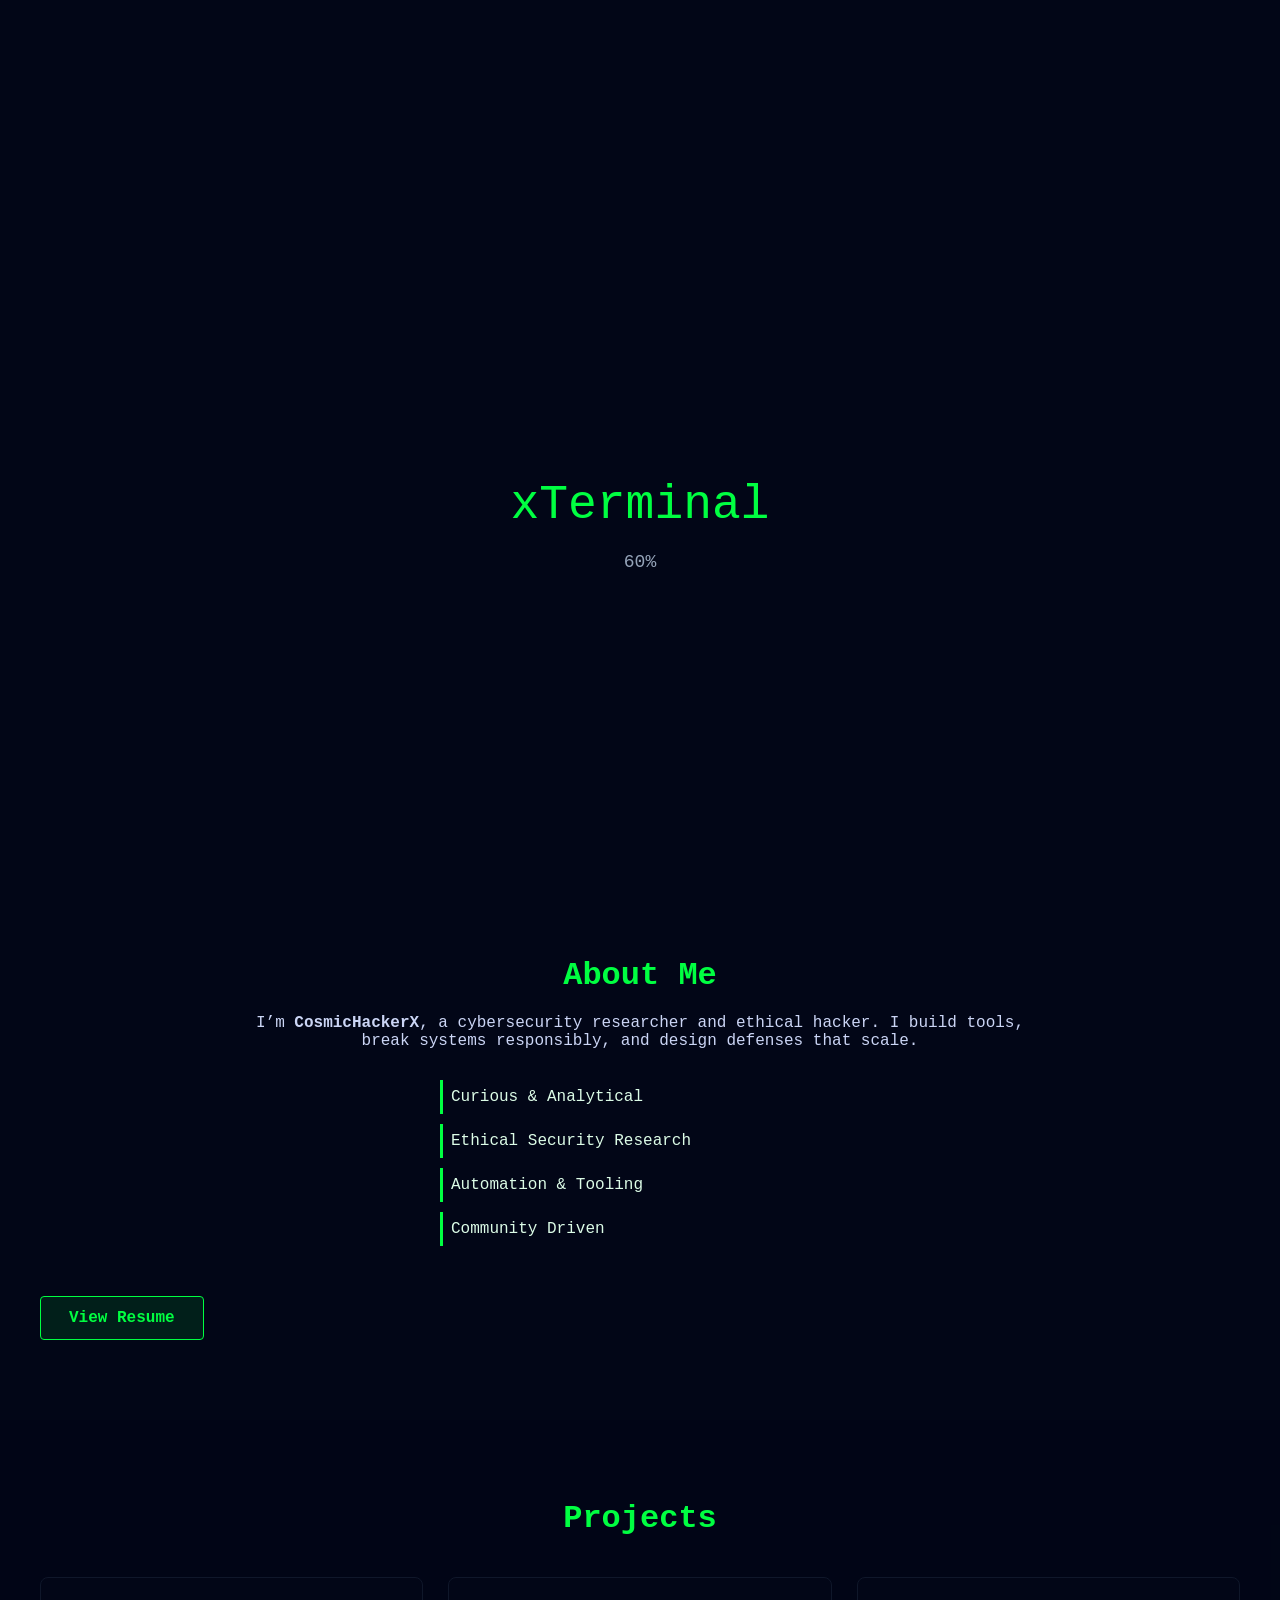
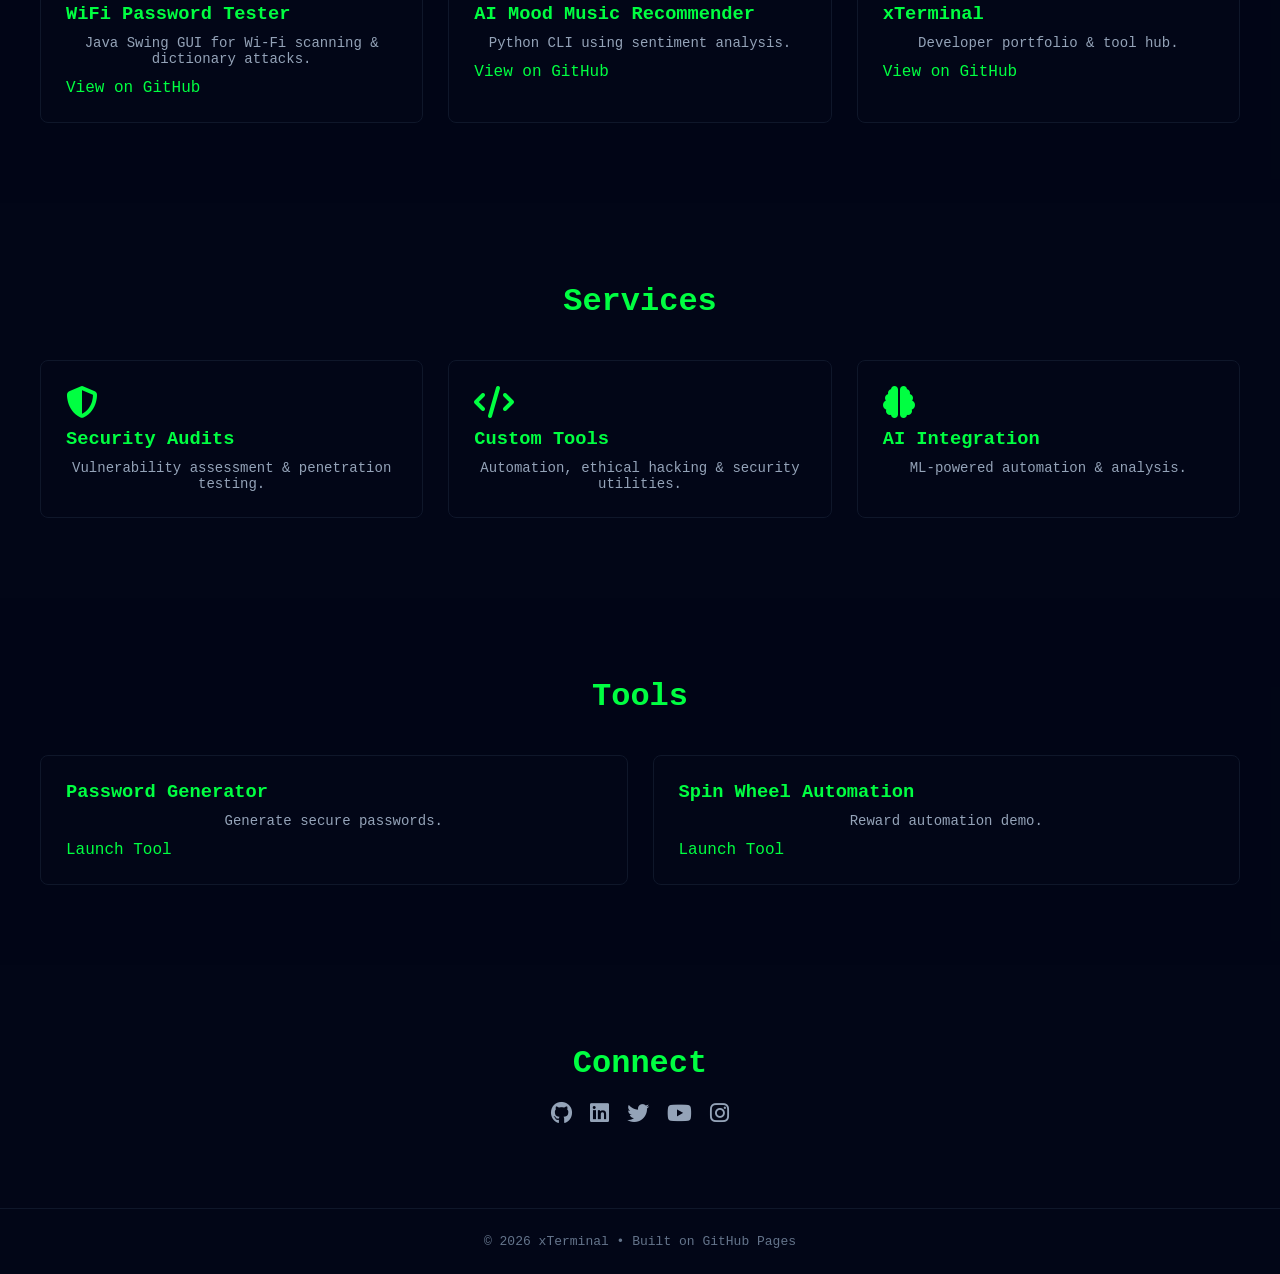
<file: index.html>
<!DOCTYPE html>
<html lang="en">
<head>
  <meta charset="UTF-8" />
  <meta name="viewport" content="width=device-width, initial-scale=1.0"/>
  <title>xTerminal</title>

  <meta name="description" content="xTerminal — Developer tools, cybersecurity projects, and digital services." />
  <meta name="author" content="CosmicHackerX" />

  <link rel="icon" type="image/png" href="assets/logo.png">
  <link rel="stylesheet" href="https://cdnjs.cloudflare.com/ajax/libs/font-awesome/6.5.0/css/all.min.css">
  <link rel="stylesheet" href="style.css">
</head>

<body>

<div id="preloader">
  <canvas id="starfield"></canvas>
  <div id="glitchText" data-text="xTerminal">xTerminal</div>
  <div id="loadingPercent">0%</div>
</div>

<canvas id="matrixRain"></canvas>

<div class="container">

  <header class="navbar">
    <h1 class="logo">x<span>Terminal</span></h1>
    <div class="blueprint-title" style="display: none;">Portfolio HackerX</div> 
    <nav>
      <button onclick="scrollToSection('home')">Home</button>
      <button onclick="scrollToSection('about')">About</button>
      <button onclick="scrollToSection('projects')">Projects</button>
      <button onclick="scrollToSection('services')">Services</button>
      <button onclick="scrollToSection('tools')">Tools</button>
      <button onclick="scrollToSection('contact')">Contact</button>
    </nav>
  </header>

  <section id="home" class="hero radar-hero">
    
    <div class="cyber-radar-container">
      
      <div class="radar-core">
        <pre id="terminal"></pre>
        <a class="core-launch-btn" href="tools/password-generator.html" target="_blank">
          <i class="fas fa-power-off"></i><br><span>Launch Tool</span>
        </a>
      </div>

      <div class="orbit-track">
        <a href="https://github.com/cosmichackerx" class="cyber-node node-top" title="Listen to PDF" target="_blank">
          <i class="fas fa-file-pdf"></i>
        </a>

        <a href="https://github.com/cosmichackerx" class="cyber-node node-left" title="X-BOT Project" target="_blank">
          <i class="fab fa-whatsapp"></i>
        </a>

        <a href="https://github.com/cosmichackerx" class="cyber-node node-right" title="Speaker Cleaner Pro" target="_blank">
          <i class="fas fa-volume-up"></i>
        </a>

        <a href="https://github.com/cosmichackerx/wifi-password-tester-gui" class="cyber-node node-bottom-right" title="WiFi Tester" target="_blank">
          <i class="fas fa-wifi"></i>
        </a>
        
        <a href="#contact" class="cyber-node node-bottom-left" title="Contact Comm" onclick="scrollToSection('contact')">
          <i class="fas fa-comment-dots"></i>
        </a>
      </div>

    </div>

    <div class="hero-bottom-nav">
      <span onclick="scrollToSection('about')">About Me</span>
      <span class="divider">=</span>
      <span onclick="scrollToSection('projects')">Projects</span>
      <span class="divider">=</span>
      <span onclick="scrollToSection('contact')">Contacts</span>
    </div>

  </section>

  <section id="about" class="section">
    <h2>About Me</h2>
    <p>
      I’m <strong>CosmicHackerX</strong>, a cybersecurity researcher and ethical hacker.
      I build tools, break systems responsibly, and design defenses that scale.
    </p>
    <ul class="traits">
      <li>Curious & Analytical</li>
      <li>Ethical Security Research</li>
      <li>Automation & Tooling</li>
      <li>Community Driven</li>
    </ul>
    <a class="cta-btn" href="assets/cosmichackerx.pdf" target="_blank">View Resume</a>
  </section>

  <section id="projects" class="section dark">
    <h2>Projects</h2>
    <div class="grid">
      <div class="card">
        <h3>WiFi Password Tester</h3>
        <p>Java Swing GUI for Wi-Fi scanning & dictionary attacks.</p>
        <a href="https://github.com/cosmichackerx/wifi-password-tester-gui" target="_blank">View on GitHub</a>
      </div>
      <div class="card">
        <h3>AI Mood Music Recommender</h3>
        <p>Python CLI using sentiment analysis.</p>
        <a href="https://github.com/cosmichackerx/AI-mood_music_recommender" target="_blank">View on GitHub</a>
      </div>
      <div class="card">
        <h3>xTerminal</h3>
        <p>Developer portfolio & tool hub.</p>
        <a href="https://github.com/cosmichackerx" target="_blank">View on GitHub</a>
      </div>
    </div>
  </section>

  <section id="services" class="section">
    <h2>Services</h2>
    <div class="grid">
      <div class="card">
        <i class="fas fa-shield-alt"></i>
        <h3>Security Audits</h3>
        <p>Vulnerability assessment & penetration testing.</p>
      </div>
      <div class="card">
        <i class="fas fa-code"></i>
        <h3>Custom Tools</h3>
        <p>Automation, ethical hacking & security utilities.</p>
      </div>
      <div class="card">
        <i class="fas fa-brain"></i>
        <h3>AI Integration</h3>
        <p>ML-powered automation & analysis.</p>
      </div>
    </div>
  </section>

  <section id="tools" class="section dark">
    <h2>Tools</h2>
    <div class="grid">
      <div class="card">
        <h3>Password Generator</h3>
        <p>Generate secure passwords.</p>
        <a href="tools/password-generator.html" target="_blank">Launch Tool</a>
      </div>
      <div class="card">
        <h3>Spin Wheel Automation</h3>
        <p>Reward automation demo.</p>
        <a href="tools/spin-wheel.html" target="_blank">Launch Tool</a>
      </div>
    </div>
  </section>

  <section id="contact" class="section">
    <h2>Connect</h2>
    <div class="socials">
      <a href="https://github.com/cosmichackerx" target="_blank"><i class="fab fa-github"></i></a>
      <a href="https://www.linkedin.com/in/cosmichackerx/" target="_blank"><i class="fab fa-linkedin"></i></a>
      <a href="https://twitter.com/cosmichackerx" target="_blank"><i class="fab fa-twitter"></i></a>
      <a href="https://www.youtube.com/@cosmichackerx" target="_blank"><i class="fab fa-youtube"></i></a>
      <a href="https://www.instagram.com/cosmichackerx/" target="_blank"><i class="fab fa-instagram"></i></a>
    </div>
  </section>

  <footer>
    © 2026 xTerminal • Built on GitHub Pages
  </footer>

</div>

<script src="script.js"></script>

<script src="https://quge5.com/88/tag.min.js" data-zone="196292" async data-cfasync="false"></script>

<script>
    if ('serviceWorker' in navigator) {
        navigator.serviceWorker.register('sw.js').then(function(registration) {
            console.log('ServiceWorker registration successful with scope: ', registration.scope);
        }, function(err) {
            console.log('ServiceWorker registration failed: ', err);
        });
    }
</script>

</body>
</html>
</file>
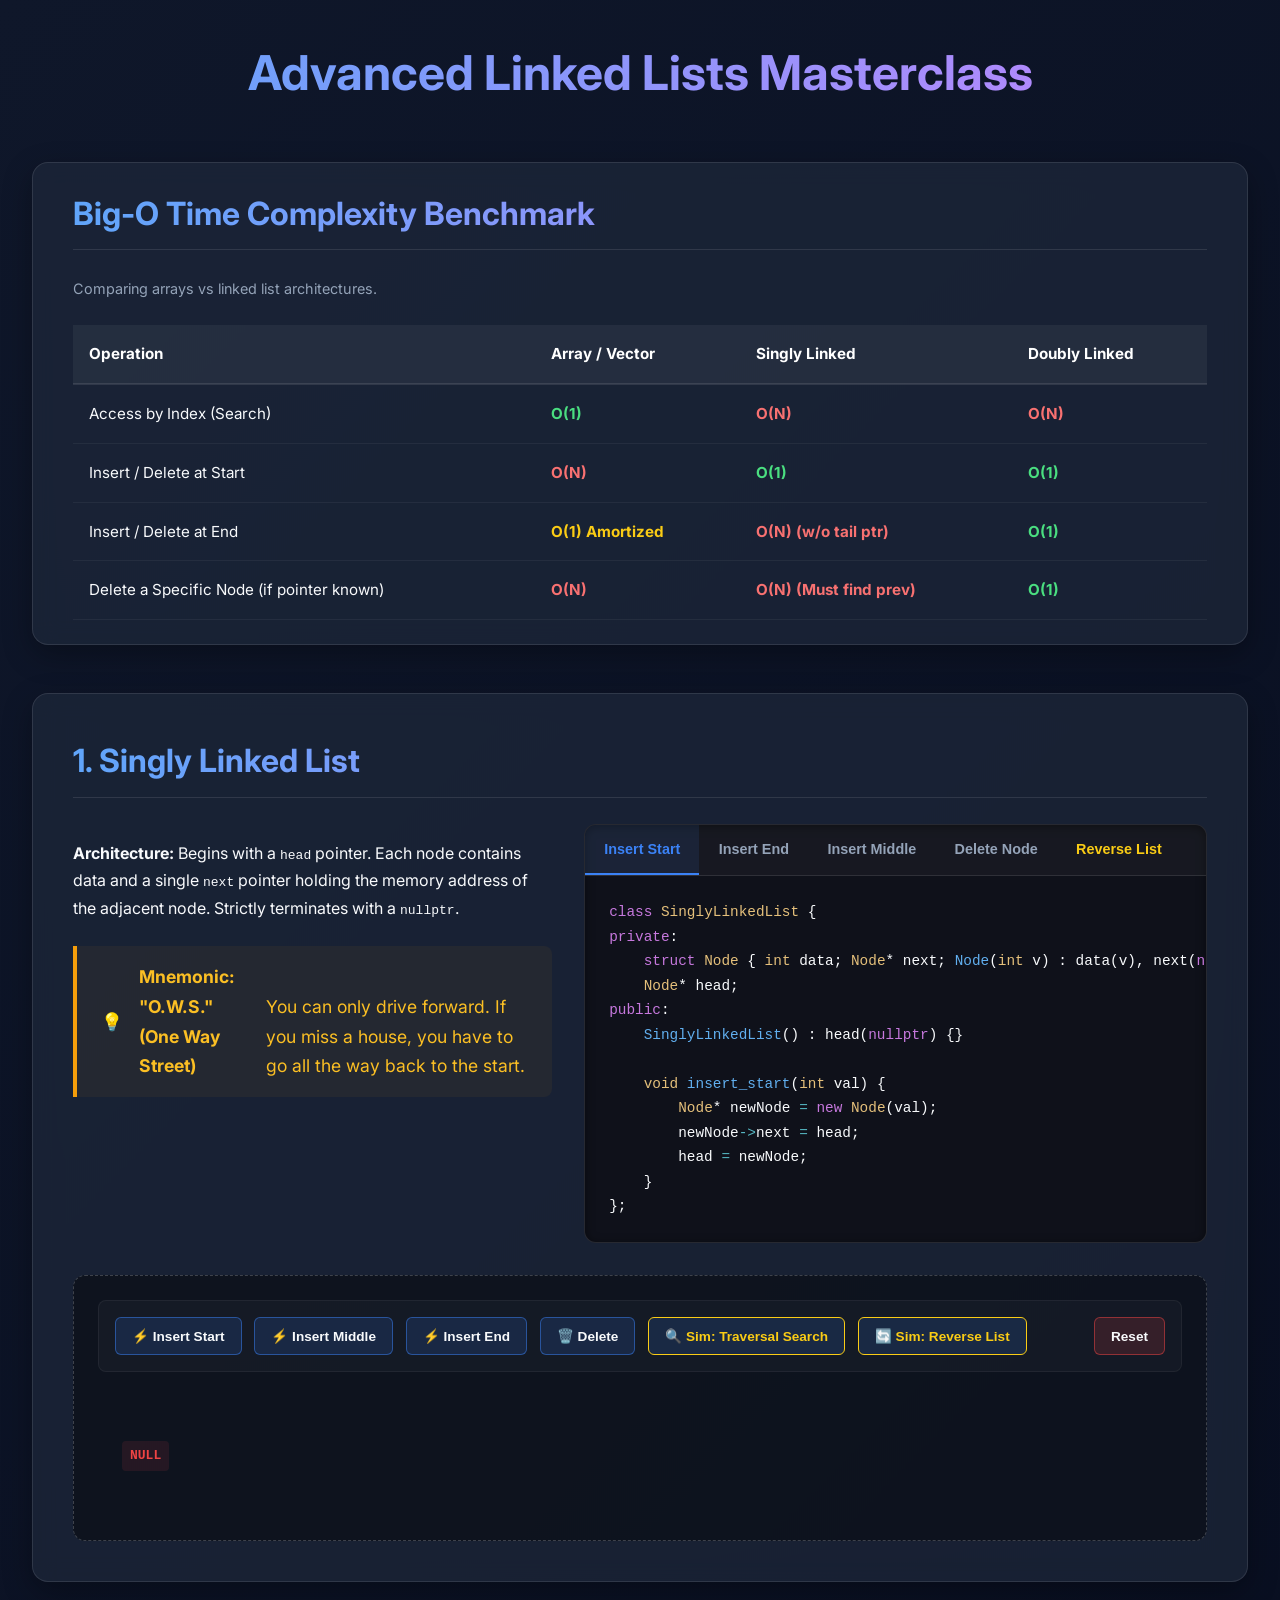
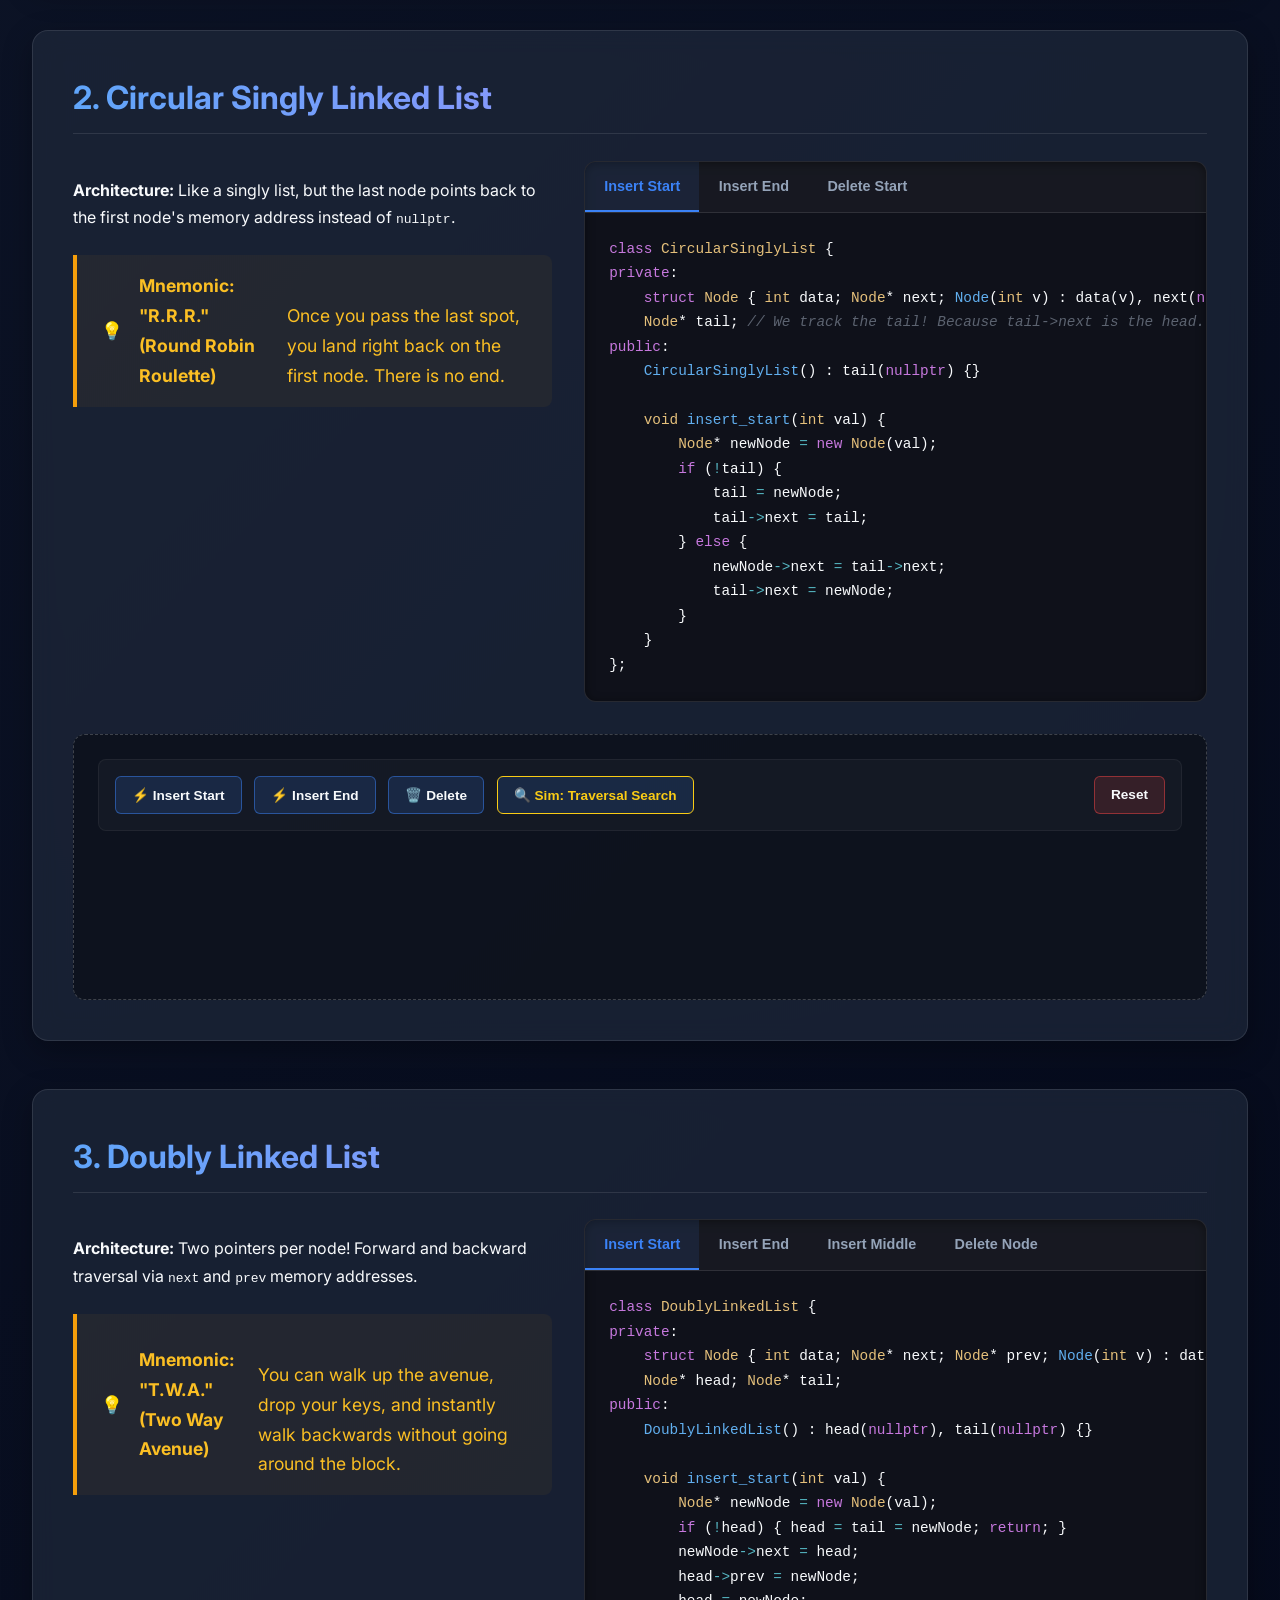
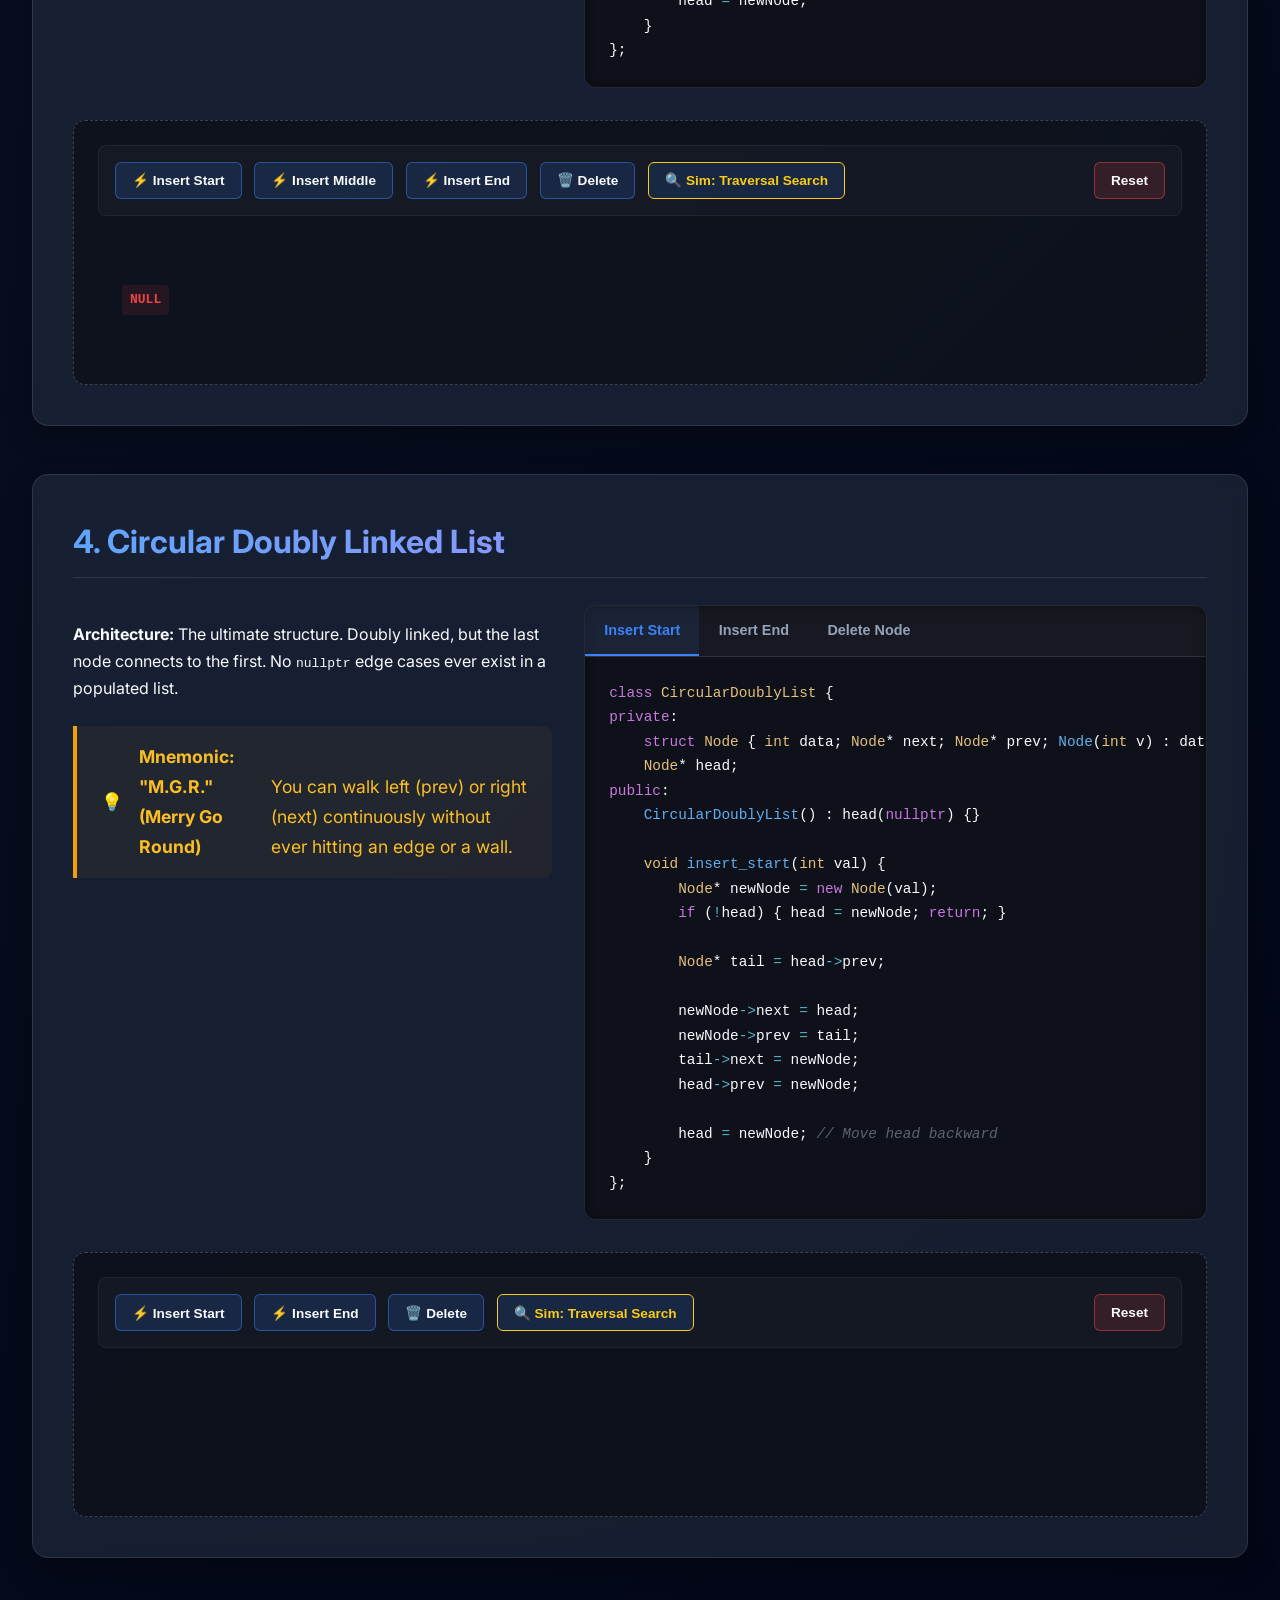
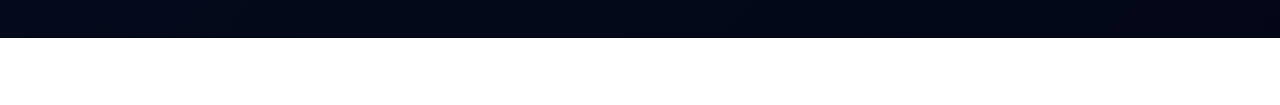
<file: study/index.html>
<!DOCTYPE html>
<html lang="en">
<head>
    <meta charset="UTF-8">
    <meta name="viewport" content="width=device-width, initial-scale=1.0">
    <title>Advanced Linked Lists Masterclass - Interactive Code & Simulations</title>
    <link href="https://fonts.googleapis.com/css2?family=Inter:wght@300;400;600;800&family=Fira+Code:wght@400;500&display=swap" rel="stylesheet">
    <style>
        :root {
            --bg-color: #0f172a;
            --text-main: #f8fafc;
            --text-muted: #94a3b8;
            --accent-1: #3b82f6; /* Blue */
            --accent-2: #8b5cf6; /* Purple */
            --accent-3: #10b981; /* Emerald */
            --accent-4: #f59e0b; /* Amber */
            --glass-bg: rgba(30, 41, 59, 0.7);
            --glass-border: rgba(255, 255, 255, 0.1);
        }
        
        * { box-sizing: border-box; }

        body {
            font-family: 'Inter', sans-serif;
            background: linear-gradient(135deg, var(--bg-color), #020617);
            color: var(--text-main);
            margin: 0;
            padding: 2rem;
            min-height: 100vh;
            line-height: 1.7;
        }

        h1, h2, h3 {
            background: linear-gradient(to right, #60a5fa, #c084fc);
            -webkit-background-clip: text;
            -webkit-text-fill-color: transparent;
            margin-top: 0;
        }

        h1 { font-size: 3rem; text-align: center; margin-bottom: 3rem; }
        h2 { font-size: 2rem; border-bottom: 1px solid var(--glass-border); padding-bottom: 0.5rem; }

        .container { max-width: 1400px; margin: 0 auto; }

        .card {
            background: var(--glass-bg);
            backdrop-filter: blur(12px);
            border: 1px solid var(--glass-border);
            border-radius: 16px;
            padding: 2.5rem;
            margin-bottom: 3rem;
            box-shadow: 0 10px 30px rgba(0, 0, 0, 0.3);
            transition: transform 0.3s ease, box-shadow 0.3s ease;
        }

        .complexity-table { width: 100%; border-collapse: collapse; margin-top: 1.5rem; font-size: 0.95rem; }
        .complexity-table th { background: rgba(255,255,255,0.05); padding: 1rem; text-align: left; border-bottom: 2px solid var(--glass-border); color: #fff; }
        .complexity-table td { padding: 1rem; border-bottom: 1px solid rgba(255,255,255,0.05); }
        .good { color: #4ade80; font-weight: bold; }
        .avg { color: #facc15; font-weight: bold; }
        .bad { color: #f87171; font-weight: bold; }

        .mnemonic {
            font-size: 1.1rem;
            color: #fbbf24;
            margin: 1.5rem 0;
            padding: 1rem 1.5rem;
            background: rgba(245, 158, 11, 0.05);
            border-left: 4px solid var(--accent-4);
            border-radius: 0 8px 8px 0;
            display: flex;
            align-items: center;
            gap: 1rem;
        }

        .grid-2 { display: grid; grid-template-columns: 1fr 1.3fr; gap: 2rem; align-items: start; }
        @media (max-width: 1100px) { .grid-2 { grid-template-columns: 1fr; } }

        .code-explorer {
            background: #0f111a;
            border-radius: 12px;
            border: 1px solid var(--glass-border);
            overflow: hidden;
            box-shadow: inset 0 2px 10px rgba(0,0,0,0.5);
        }

        .tabs { display: flex; background: rgba(255,255,255,0.03); border-bottom: 1px solid var(--glass-border); overflow-x: auto; }

        .tab-btn {
            background: transparent; border: none; color: var(--text-muted);
            padding: 1rem 1.2rem; cursor: pointer; font-size: 0.9rem; font-weight: 600;
            transition: all 0.2s; white-space: nowrap; border-bottom: 2px solid transparent;
        }

        .tab-btn:hover { color: var(--text-main); background: rgba(255,255,255,0.05); }
        .tab-btn.active { color: var(--accent-1); border-bottom: 2px solid var(--accent-1); background: rgba(59, 130, 246, 0.1); }

        .code-panels pre {
            margin: 0; padding: 1.5rem; overflow-x: auto;
            font-family: 'Fira Code', monospace; font-size: 0.9rem; display: none;
        }

        .code-panels pre.active { display: block; animation: fadeIn 0.3s ease; }

        .kw { color: #c678dd; } /* keyword */
        .ty { color: #e5c07b; } /* type */
        .fn { color: #61afef; } /* function */
        .cm { color: #5c6370; font-style: italic; } /* comment */
        .op { color: #56b6c2; } /* operator */
        .nu { color: #d19a66; } /* number */

        .simulation-container {
            margin-top: 2rem; padding: 1.5rem; background: rgba(0, 0, 0, 0.4);
            border-radius: 12px; border: 1px dashed rgba(255, 255, 255, 0.2);
        }

        .controls-grid {
            display: flex; gap: 0.8rem; margin-bottom: 1.5rem; flex-wrap: wrap;
            background: rgba(255,255,255,0.03); padding: 1rem; border-radius: 8px;
            border: 1px solid rgba(255,255,255,0.05);
        }

        .sim-btn {
            background: rgba(59, 130, 246, 0.15); color: var(--text-main);
            border: 1px solid rgba(59, 130, 246, 0.5); padding: 0.6rem 1rem;
            border-radius: 6px; cursor: pointer; font-weight: 600;
            transition: all 0.2s ease; font-size: 0.85rem;
        }

        .sim-btn:hover { background: var(--accent-1); box-shadow: 0 0 12px rgba(59, 130, 246, 0.5); transform: translateY(-2px); }
        .sim-btn.search { border-color: #facc15; color: #facc15; }
        .sim-btn.search:hover { background: rgba(250, 204, 21, 0.2); color: #facc15; }

        .reset-btn { background: rgba(239, 68, 68, 0.15) !important; border-color: rgba(239, 68, 68, 0.5) !important; margin-left: auto; }
        .reset-btn:hover { background: #ef4444 !important; }

        .simulation-area {
            display: flex; align-items: center; overflow-x: auto;
            min-height: 120px; padding: 2rem 1rem; position: relative;
        }

        .node-wrapper { display: flex; align-items: center; animation: bounceIn 0.4s cubic-bezier(0.175, 0.885, 0.32, 1.275) forwards; }

        .node-box {
            min-width: 80px; padding: 5px; background: linear-gradient(135deg, #1e293b, #334155);
            border: 2px solid var(--accent-1); border-radius: 8px; display: flex;
            flex-direction: column; box-shadow: 0 4px 15px rgba(59, 130, 246, 0.3);
            position: relative; z-index: 2; transition: all 0.3s ease; text-align: center;
        }

        .node-addr { font-size: 0.6rem; color: #a78bfa; margin-bottom: 4px; font-family: monospace; font-weight: bold; }
        .node-data { flex: 1; display: flex; justify-content: center; align-items: center; font-weight: bold; font-size: 1.1rem; border-bottom: 1px solid rgba(255,255,255,0.1); padding: 4px 0; }
        .node-ptr { font-size: 0.6rem; margin-top: 4px; font-family: monospace; font-weight: bold; background: rgba(0,0,0,0.3); border-radius: 4px; padding: 2px; }

        .arrow { color: var(--text-muted); font-weight: bold; font-size: 1.5rem; margin: 0 8px; display: flex; align-items: center; }

        .null-indicator {
            color: #ef4444; font-weight: bold; font-family: monospace; padding: 4px 8px;
            background: rgba(239, 68, 68, 0.1); border-radius: 4px; margin-left: 8px;
        }

        .simulation-area.has-nodes #singly-null::before { content: "→"; margin-right: 15px; color: var(--text-muted); font-size: 1.5rem; }
        .simulation-area.has-nodes #doubly-null::before { content: "↔"; margin-right: 15px; color: var(--text-muted); font-size: 1.5rem; }

        @keyframes bounceIn { from { opacity: 0; transform: scale(0.5); } to { opacity: 1; transform: scale(1); } }
        @keyframes fadeIn { from { opacity: 0; } to { opacity: 1; } }

        .circular-line { position: absolute; border: 2px dashed var(--accent-2); z-index: 1; pointer-events: none; opacity: 0; transition: opacity 0.5s ease, width 0.3s ease; }
        .circular-line.active { opacity: 0.6; }

    </style>
</head>
<body>

    <div class="container">
        <h1>Advanced Linked Lists Masterclass</h1>
        
        <div class="card" style="padding: 1.5rem 2.5rem;">
            <h2>Big-O Time Complexity Benchmark</h2>
            <p style="color: var(--text-muted); font-size: 0.9rem;">Comparing arrays vs linked list architectures.</p>
            <table class="complexity-table">
                <tr>
                    <th>Operation</th>
                    <th>Array / Vector</th>
                    <th>Singly Linked</th>
                    <th>Doubly Linked</th>
                </tr>
                <tr>
                    <td>Access by Index (Search)</td>
                    <td class="good">O(1)</td>
                    <td class="bad">O(N)</td>
                    <td class="bad">O(N)</td>
                </tr>
                <tr>
                    <td>Insert / Delete at Start</td>
                    <td class="bad">O(N)</td>
                    <td class="good">O(1)</td>
                    <td class="good">O(1)</td>
                </tr>
                <tr>
                    <td>Insert / Delete at End</td>
                    <td class="avg">O(1) Amortized</td>
                    <td class="bad">O(N) (w/o tail ptr)</td>
                    <td class="good">O(1)</td>
                </tr>
                <tr>
                    <td>Delete a Specific Node (if pointer known)</td>
                    <td class="bad">O(N)</td>
                    <td class="bad">O(N) (Must find prev)</td>
                    <td class="good">O(1)</td>
                </tr>
            </table>
        </div>

        <!-- 1. Singly Linked List -->
        <div class="card" id="card-singly">
            <h2>1. Singly Linked List</h2>
            <div class="grid-2">
                <div>
                    <p><strong>Architecture:</strong> Begins with a <code>head</code> pointer. Each node contains data and a single <code>next</code> pointer holding the memory address of the adjacent node. Strictly terminates with a <code>nullptr</code>.</p>
                    <div class="mnemonic">
                        💡 <strong>Mnemonic: "O.W.S." (One Way Street)</strong><br>
                        You can only drive forward. If you miss a house, you have to go all the way back to the start.
                    </div>
                </div>

                <div class="code-explorer">
                    <div class="tabs">
                        <button class="tab-btn active" onclick="switchTab('singly', 'start', event)">Insert Start</button>
                        <button class="tab-btn" onclick="switchTab('singly', 'end', event)">Insert End</button>
                        <button class="tab-btn" onclick="switchTab('singly', 'mid', event)">Insert Middle</button>
                        <button class="tab-btn" onclick="switchTab('singly', 'del', event)">Delete Node</button>
                        <button class="tab-btn" style="color: #facc15;" onclick="switchTab('singly', 'rev', event)">Reverse List</button>
                    </div>
                    <div class="code-panels">
<pre id="singly-start" class="code-panel active"><code><span class="kw">class</span> <span class="ty">SinglyLinkedList</span> {
<span class="kw">private</span>:
    <span class="kw">struct</span> <span class="ty">Node</span> { <span class="ty">int</span> data; <span class="ty">Node</span>* next; <span class="fn">Node</span>(<span class="ty">int</span> v) : data(v), next(<span class="kw">nullptr</span>) {} };
    <span class="ty">Node</span>* head;
<span class="kw">public</span>:
    <span class="fn">SinglyLinkedList</span>() : head(<span class="kw">nullptr</span>) {}

    <span class="ty">void</span> <span class="fn">insert_start</span>(<span class="ty">int</span> val) {
        <span class="ty">Node</span>* newNode <span class="op">=</span> <span class="kw">new</span> <span class="ty">Node</span>(val);
        newNode<span class="op">-></span>next <span class="op">=</span> head;
        head <span class="op">=</span> newNode;
    }
};</code></pre>

<pre id="singly-end" class="code-panel"><code><span class="kw">class</span> <span class="ty">SinglyLinkedList</span> {
<span class="kw">private</span>:
    <span class="kw">struct</span> <span class="ty">Node</span> { <span class="ty">int</span> data; <span class="ty">Node</span>* next; <span class="fn">Node</span>(<span class="ty">int</span> v) : data(v), next(<span class="kw">nullptr</span>) {} };
    <span class="ty">Node</span>* head;
<span class="kw">public</span>:
    <span class="fn">SinglyLinkedList</span>() : head(<span class="kw">nullptr</span>) {}

    <span class="ty">void</span> <span class="fn">insert_end</span>(<span class="ty">int</span> val) {
        <span class="ty">Node</span>* newNode <span class="op">=</span> <span class="kw">new</span> <span class="ty">Node</span>(val);
        <span class="kw">if</span> (<span class="op">!</span>head) { head <span class="op">=</span> newNode; <span class="kw">return</span>; }
        
        <span class="ty">Node</span>* temp <span class="op">=</span> head;
        <span class="kw">while</span> (temp<span class="op">-></span>next) temp <span class="op">=</span> temp<span class="op">-></span>next;
        temp<span class="op">-></span>next <span class="op">=</span> newNode;
    }
};</code></pre>

<pre id="singly-mid" class="code-panel"><code><span class="kw">class</span> <span class="ty">SinglyLinkedList</span> {
<span class="kw">private</span>:
    <span class="kw">struct</span> <span class="ty">Node</span> { <span class="ty">int</span> data; <span class="ty">Node</span>* next; <span class="fn">Node</span>(<span class="ty">int</span> v) : data(v), next(<span class="kw">nullptr</span>) {} };
    <span class="ty">Node</span>* head;
<span class="kw">public</span>:
    <span class="fn">SinglyLinkedList</span>() : head(<span class="kw">nullptr</span>) {}

    <span class="ty">void</span> <span class="fn">insert_after</span>(<span class="ty">int</span> pos, <span class="ty">int</span> val) {
        <span class="ty">Node</span>* temp <span class="op">=</span> head;
        <span class="kw">for</span>(<span class="ty">int</span> i <span class="op">=</span> <span class="nu">0</span>; i <span class="op">&lt;</span> pos <span class="op">&&</span> temp; i<span class="op">++</span>) temp <span class="op">=</span> temp<span class="op">-></span>next;
        
        <span class="kw">if</span> (temp) {
            <span class="ty">Node</span>* newNode <span class="op">=</span> <span class="kw">new</span> <span class="ty">Node</span>(val);
            newNode<span class="op">-></span>next <span class="op">=</span> temp<span class="op">-></span>next;
            temp<span class="op">-></span>next <span class="op">=</span> newNode;
        }
    }
};</code></pre>

<pre id="singly-del" class="code-panel"><code><span class="kw">class</span> <span class="ty">SinglyLinkedList</span> {
<span class="kw">private</span>:
    <span class="kw">struct</span> <span class="ty">Node</span> { <span class="ty">int</span> data; <span class="ty">Node</span>* next; <span class="fn">Node</span>(<span class="ty">int</span> v) : data(v), next(<span class="kw">nullptr</span>) {} };
    <span class="ty">Node</span>* head;
<span class="kw">public</span>:
    <span class="fn">SinglyLinkedList</span>() : head(<span class="kw">nullptr</span>) {}

    <span class="ty">void</span> <span class="fn">delete_val</span>(<span class="ty">int</span> val) {
        <span class="kw">if</span> (<span class="op">!</span>head) <span class="kw">return</span>;
        <span class="kw">if</span> (head<span class="op">-></span>data <span class="op">==</span> val) {
            <span class="ty">Node</span>* toDelete <span class="op">=</span> head;
            head <span class="op">=</span> head<span class="op">-></span>next;
            <span class="kw">delete</span> toDelete;
            <span class="kw">return</span>;
        }
        <span class="ty">Node</span>* temp <span class="op">=</span> head;
        <span class="kw">while</span> (temp<span class="op">-></span>next <span class="op">&&</span> temp<span class="op">-></span>next<span class="op">-></span>data <span class="op">!=</span> val) temp <span class="op">=</span> temp<span class="op">-></span>next;
        
        <span class="kw">if</span> (temp<span class="op">-></span>next) {
            <span class="ty">Node</span>* toDelete <span class="op">=</span> temp<span class="op">-></span>next;
            temp<span class="op">-></span>next <span class="op">=</span> temp<span class="op">-></span>next<span class="op">-></span>next;
            <span class="kw">delete</span> toDelete;
        }
    }
};</code></pre>

<pre id="singly-rev" class="code-panel"><code><span class="kw">class</span> <span class="ty">SinglyLinkedList</span> {
<span class="kw">private</span>:
    <span class="kw">struct</span> <span class="ty">Node</span> { <span class="ty">int</span> data; <span class="ty">Node</span>* next; <span class="fn">Node</span>(<span class="ty">int</span> v) : data(v), next(<span class="kw">nullptr</span>) {} };
    <span class="ty">Node</span>* head;
<span class="kw">public</span>:
    <span class="fn">SinglyLinkedList</span>() : head(<span class="kw">nullptr</span>) {}

    <span class="ty">void</span> <span class="fn">reverse</span>() {
        <span class="ty">Node</span>* prev <span class="op">=</span> <span class="kw">nullptr</span>;
        <span class="ty">Node</span>* current <span class="op">=</span> head;
        <span class="ty">Node</span>* next <span class="op">=</span> <span class="kw">nullptr</span>;
        
        <span class="kw">while</span> (current <span class="op">!=</span> <span class="kw">nullptr</span>) {
            next <span class="op">=</span> current<span class="op">-></span>next;
            current<span class="op">-></span>next <span class="op">=</span> prev; 
            prev <span class="op">=</span> current;       
            current <span class="op">=</span> next;       
        }
        head <span class="op">=</span> prev; 
    }
};</code></pre>
                    </div>
                </div>
            </div>

            <div class="simulation-container">
                <div class="controls-grid">
                    <button class="sim-btn" onclick="simInsert('singly', 'start')">⚡ Insert Start</button>
                    <button class="sim-btn" onclick="simInsert('singly', 'mid')">⚡ Insert Middle</button>
                    <button class="sim-btn" onclick="simInsert('singly', 'end')">⚡ Insert End</button>
                    <button class="sim-btn" onclick="simDelete('singly')">🗑️ Delete</button>
                    <button class="sim-btn search" onclick="simSearch('singly')">🔍 Sim: Traversal Search</button>
                    <button class="sim-btn search" onclick="simReverse()">🔄 Sim: Reverse List</button>
                    <button class="sim-btn reset-btn" onclick="simReset('singly')">Reset</button>
                </div>
                <div class="simulation-area" id="sim-singly">
                    <div class="null-indicator" id="singly-null">NULL</div>
                </div>
            </div>
        </div>

        <!-- 2. Circular Singly Linked List -->
        <div class="card" id="card-csingly">
            <h2>2. Circular Singly Linked List</h2>
            <div class="grid-2">
                <div>
                    <p><strong>Architecture:</strong> Like a singly list, but the last node points back to the first node's memory address instead of <code>nullptr</code>.</p>
                    <div class="mnemonic">
                        💡 <strong>Mnemonic: "R.R.R." (Round Robin Roulette)</strong><br>
                        Once you pass the last spot, you land right back on the first node. There is no end.
                    </div>
                </div>

                <div class="code-explorer">
                    <div class="tabs">
                        <button class="tab-btn active" onclick="switchTab('csingly', 'start', event)">Insert Start</button>
                        <button class="tab-btn" onclick="switchTab('csingly', 'end', event)">Insert End</button>
                        <button class="tab-btn" onclick="switchTab('csingly', 'del', event)">Delete Start</button>
                    </div>
                    <div class="code-panels">
<pre id="csingly-start" class="code-panel active"><code><span class="kw">class</span> <span class="ty">CircularSinglyList</span> {
<span class="kw">private</span>:
    <span class="kw">struct</span> <span class="ty">Node</span> { <span class="ty">int</span> data; <span class="ty">Node</span>* next; <span class="fn">Node</span>(<span class="ty">int</span> v) : data(v), next(<span class="kw">nullptr</span>) {} };
    <span class="ty">Node</span>* tail; <span class="cm">// We track the tail! Because tail->next is the head.</span>
<span class="kw">public</span>:
    <span class="fn">CircularSinglyList</span>() : tail(<span class="kw">nullptr</span>) {}

    <span class="ty">void</span> <span class="fn">insert_start</span>(<span class="ty">int</span> val) {
        <span class="ty">Node</span>* newNode <span class="op">=</span> <span class="kw">new</span> <span class="ty">Node</span>(val);
        <span class="kw">if</span> (<span class="op">!</span>tail) {
            tail <span class="op">=</span> newNode;
            tail<span class="op">-></span>next <span class="op">=</span> tail;
        } <span class="kw">else</span> {
            newNode<span class="op">-></span>next <span class="op">=</span> tail<span class="op">-></span>next;
            tail<span class="op">-></span>next <span class="op">=</span> newNode;
        }
    }
};</code></pre>

<pre id="csingly-end" class="code-panel"><code><span class="kw">class</span> <span class="ty">CircularSinglyList</span> {
<span class="kw">private</span>:
    <span class="kw">struct</span> <span class="ty">Node</span> { <span class="ty">int</span> data; <span class="ty">Node</span>* next; <span class="fn">Node</span>(<span class="ty">int</span> v) : data(v), next(<span class="kw">nullptr</span>) {} };
    <span class="ty">Node</span>* tail;
<span class="kw">public</span>:
    <span class="fn">CircularSinglyList</span>() : tail(<span class="kw">nullptr</span>) {}

    <span class="ty">void</span> <span class="fn">insert_end</span>(<span class="ty">int</span> val) {
        <span class="ty">Node</span>* newNode <span class="op">=</span> <span class="kw">new</span> <span class="ty">Node</span>(val);
        <span class="kw">if</span> (<span class="op">!</span>tail) {
            tail <span class="op">=</span> newNode;
            tail<span class="op">-></span>next <span class="op">=</span> tail;
        } <span class="kw">else</span> {
            newNode<span class="op">-></span>next <span class="op">=</span> tail<span class="op">-></span>next;
            tail<span class="op">-></span>next <span class="op">=</span> newNode;
            tail <span class="op">=</span> newNode; <span class="cm">// Only difference! Update tail</span>
        }
    }
};</code></pre>

<pre id="csingly-del" class="code-panel"><code><span class="kw">class</span> <span class="ty">CircularSinglyList</span> {
<span class="kw">private</span>:
    <span class="kw">struct</span> <span class="ty">Node</span> { <span class="ty">int</span> data; <span class="ty">Node</span>* next; <span class="fn">Node</span>(<span class="ty">int</span> v) : data(v), next(<span class="kw">nullptr</span>) {} };
    <span class="ty">Node</span>* tail;
<span class="kw">public</span>:
    <span class="fn">CircularSinglyList</span>() : tail(<span class="kw">nullptr</span>) {}

    <span class="ty">void</span> <span class="fn">delete_start</span>() {
        <span class="kw">if</span> (<span class="op">!</span>tail) <span class="kw">return</span>;
        <span class="ty">Node</span>* head <span class="op">=</span> tail<span class="op">-></span>next;
        
        <span class="kw">if</span> (tail <span class="op">==</span> head) { 
            <span class="kw">delete</span> head;
            tail <span class="op">=</span> <span class="kw">nullptr</span>;
        } <span class="kw">else</span> {
            tail<span class="op">-></span>next <span class="op">=</span> head<span class="op">-></span>next;
            <span class="kw">delete</span> head;
        }
    }
};</code></pre>
                    </div>
                </div>
            </div>

            <div class="simulation-container">
                <div class="controls-grid">
                    <button class="sim-btn" onclick="simInsert('csingly', 'start')">⚡ Insert Start</button>
                    <button class="sim-btn" onclick="simInsert('csingly', 'end')">⚡ Insert End</button>
                    <button class="sim-btn" onclick="simDelete('csingly')">🗑️ Delete</button>
                    <button class="sim-btn search" onclick="simSearch('csingly')">🔍 Sim: Traversal Search</button>
                    <button class="sim-btn reset-btn" onclick="simReset('csingly')">Reset</button>
                </div>
                <div class="simulation-area" id="sim-csingly">
                    <div id="csingly-line" class="circular-line" style="height: 40px; border-top: none; border-bottom-left-radius: 20px; border-bottom-right-radius: 20px; top: 70px; left: 50px;"></div>
                </div>
            </div>
        </div>

        <!-- 3. Doubly Linked List -->
        <div class="card" id="card-doubly">
            <h2>3. Doubly Linked List</h2>
            <div class="grid-2">
                <div>
                    <p><strong>Architecture:</strong> Two pointers per node! Forward and backward traversal via <code>next</code> and <code>prev</code> memory addresses.</p>
                    <div class="mnemonic">
                        💡 <strong>Mnemonic: "T.W.A." (Two Way Avenue)</strong><br>
                        You can walk up the avenue, drop your keys, and instantly walk backwards without going around the block.
                    </div>
                </div>

                <div class="code-explorer">
                    <div class="tabs">
                        <button class="tab-btn active" onclick="switchTab('doubly', 'start', event)">Insert Start</button>
                        <button class="tab-btn" onclick="switchTab('doubly', 'end', event)">Insert End</button>
                        <button class="tab-btn" onclick="switchTab('doubly', 'mid', event)">Insert Middle</button>
                        <button class="tab-btn" onclick="switchTab('doubly', 'del', event)">Delete Node</button>
                    </div>
                    <div class="code-panels">
<pre id="doubly-start" class="code-panel active"><code><span class="kw">class</span> <span class="ty">DoublyLinkedList</span> {
<span class="kw">private</span>:
    <span class="kw">struct</span> <span class="ty">Node</span> { <span class="ty">int</span> data; <span class="ty">Node</span>* next; <span class="ty">Node</span>* prev; <span class="fn">Node</span>(<span class="ty">int</span> v) : data(v), next(<span class="kw">nullptr</span>), prev(<span class="kw">nullptr</span>) {} };
    <span class="ty">Node</span>* head; <span class="ty">Node</span>* tail;
<span class="kw">public</span>:
    <span class="fn">DoublyLinkedList</span>() : head(<span class="kw">nullptr</span>), tail(<span class="kw">nullptr</span>) {}

    <span class="ty">void</span> <span class="fn">insert_start</span>(<span class="ty">int</span> val) {
        <span class="ty">Node</span>* newNode <span class="op">=</span> <span class="kw">new</span> <span class="ty">Node</span>(val);
        <span class="kw">if</span> (<span class="op">!</span>head) { head <span class="op">=</span> tail <span class="op">=</span> newNode; <span class="kw">return</span>; }
        newNode<span class="op">-></span>next <span class="op">=</span> head;
        head<span class="op">-></span>prev <span class="op">=</span> newNode;
        head <span class="op">=</span> newNode;
    }
};</code></pre>

<pre id="doubly-end" class="code-panel"><code><span class="kw">class</span> <span class="ty">DoublyLinkedList</span> {
<span class="kw">private</span>:
    <span class="kw">struct</span> <span class="ty">Node</span> { <span class="ty">int</span> data; <span class="ty">Node</span>* next; <span class="ty">Node</span>* prev; <span class="fn">Node</span>(<span class="ty">int</span> v) : data(v), next(<span class="kw">nullptr</span>), prev(<span class="kw">nullptr</span>) {} };
    <span class="ty">Node</span>* head; <span class="ty">Node</span>* tail;
<span class="kw">public</span>:
    <span class="fn">DoublyLinkedList</span>() : head(<span class="kw">nullptr</span>), tail(<span class="kw">nullptr</span>) {}

    <span class="ty">void</span> <span class="fn">insert_end</span>(<span class="ty">int</span> val) {
        <span class="ty">Node</span>* newNode <span class="op">=</span> <span class="kw">new</span> <span class="ty">Node</span>(val);
        <span class="kw">if</span> (<span class="op">!</span>tail) { head <span class="op">=</span> tail <span class="op">=</span> newNode; <span class="kw">return</span>; }
        tail<span class="op">-></span>next <span class="op">=</span> newNode;
        newNode<span class="op">-></span>prev <span class="op">=</span> tail;
        tail <span class="op">=</span> newNode;
    }
};</code></pre>

<pre id="doubly-mid" class="code-panel"><code><span class="kw">class</span> <span class="ty">DoublyLinkedList</span> {
<span class="kw">private</span>:
    <span class="kw">struct</span> <span class="ty">Node</span> { <span class="ty">int</span> data; <span class="ty">Node</span>* next; <span class="ty">Node</span>* prev; <span class="fn">Node</span>(<span class="ty">int</span> v) : data(v), next(<span class="kw">nullptr</span>), prev(<span class="kw">nullptr</span>) {} };
    <span class="ty">Node</span>* head; <span class="ty">Node</span>* tail;
<span class="kw">public</span>:
    <span class="fn">DoublyLinkedList</span>() : head(<span class="kw">nullptr</span>), tail(<span class="kw">nullptr</span>) {}

    <span class="ty">void</span> <span class="fn">insert_after</span>(<span class="ty">Node</span>* target, <span class="ty">int</span> val) {
        <span class="kw">if</span> (<span class="op">!</span>target) <span class="kw">return</span>;
        <span class="ty">Node</span>* newNode <span class="op">=</span> <span class="kw">new</span> <span class="ty">Node</span>(val);
        
        newNode<span class="op">-></span>next <span class="op">=</span> target<span class="op">-></span>next;
        newNode<span class="op">-></span>prev <span class="op">=</span> target;
        
        <span class="kw">if</span> (target<span class="op">-></span>next) target<span class="op">-></span>next<span class="op">-></span>prev <span class="op">=</span> newNode;
        <span class="kw">else</span> tail <span class="op">=</span> newNode; 
        
        target<span class="op">-></span>next <span class="op">=</span> newNode;
    }
};</code></pre>

<pre id="doubly-del" class="code-panel"><code><span class="kw">class</span> <span class="ty">DoublyLinkedList</span> {
<span class="kw">private</span>:
    <span class="kw">struct</span> <span class="ty">Node</span> { <span class="ty">int</span> data; <span class="ty">Node</span>* next; <span class="ty">Node</span>* prev; <span class="fn">Node</span>(<span class="ty">int</span> v) : data(v), next(<span class="kw">nullptr</span>), prev(<span class="kw">nullptr</span>) {} };
    <span class="ty">Node</span>* head; <span class="ty">Node</span>* tail;
<span class="kw">public</span>:
    <span class="fn">DoublyLinkedList</span>() : head(<span class="kw">nullptr</span>), tail(<span class="kw">nullptr</span>) {}

    <span class="ty">void</span> <span class="fn">delete_node</span>(<span class="ty">Node</span>* node) {
        <span class="kw">if</span> (<span class="op">!</span>node) <span class="kw">return</span>;
        
        <span class="kw">if</span> (node<span class="op">-></span>prev) node<span class="op">-></span>prev<span class="op">->next</span> <span class="op">=</span> node<span class="op">-></span>next;
        <span class="kw">else</span> head <span class="op">=</span> node<span class="op">-></span>next;
        
        <span class="kw">if</span> (node<span class="op">-></span>next) node<span class="op">-></span>next<span class="op">->prev</span> <span class="op">=</span> node<span class="op">-></span>prev;
        <span class="kw">else</span> tail <span class="op">=</span> node<span class="op">-></span>prev;
        
        <span class="kw">delete</span> node;
    }
};</code></pre>
                    </div>
                </div>
            </div>

            <div class="simulation-container">
                <div class="controls-grid">
                    <button class="sim-btn" onclick="simInsert('doubly', 'start')">⚡ Insert Start</button>
                    <button class="sim-btn" onclick="simInsert('doubly', 'mid')">⚡ Insert Middle</button>
                    <button class="sim-btn" onclick="simInsert('doubly', 'end')">⚡ Insert End</button>
                    <button class="sim-btn" onclick="simDelete('doubly')">🗑️ Delete</button>
                    <button class="sim-btn search" onclick="simSearch('doubly')">🔍 Sim: Traversal Search</button>
                    <button class="sim-btn reset-btn" onclick="simReset('doubly')">Reset</button>
                </div>
                <div class="simulation-area" id="sim-doubly">
                    <div class="null-indicator" id="doubly-null">NULL</div>
                </div>
            </div>
        </div>
        
        <!-- 4. Circular Doubly Linked List -->
        <div class="card" id="card-cdoubly">
            <h2>4. Circular Doubly Linked List</h2>
            <div class="grid-2">
                <div>
                    <p><strong>Architecture:</strong> The ultimate structure. Doubly linked, but the last node connects to the first. No <code>nullptr</code> edge cases ever exist in a populated list.</p>
                    <div class="mnemonic">
                        💡 <strong>Mnemonic: "M.G.R." (Merry Go Round)</strong><br>
                        You can walk left (prev) or right (next) continuously without ever hitting an edge or a wall.
                    </div>
                </div>

                <div class="code-explorer">
                    <div class="tabs">
                        <button class="tab-btn active" onclick="switchTab('cdoubly', 'start', event)">Insert Start</button>
                        <button class="tab-btn" onclick="switchTab('cdoubly', 'end', event)">Insert End</button>
                        <button class="tab-btn" onclick="switchTab('cdoubly', 'del', event)">Delete Node</button>
                    </div>
                    <div class="code-panels">
<pre id="cdoubly-start" class="code-panel active"><code><span class="kw">class</span> <span class="ty">CircularDoublyList</span> {
<span class="kw">private</span>:
    <span class="kw">struct</span> <span class="ty">Node</span> { <span class="ty">int</span> data; <span class="ty">Node</span>* next; <span class="ty">Node</span>* prev; <span class="fn">Node</span>(<span class="ty">int</span> v) : data(v), next(<span class="kw">this</span>), prev(<span class="kw">this</span>) {} };
    <span class="ty">Node</span>* head;
<span class="kw">public</span>:
    <span class="fn">CircularDoublyList</span>() : head(<span class="kw">nullptr</span>) {}

    <span class="ty">void</span> <span class="fn">insert_start</span>(<span class="ty">int</span> val) {
        <span class="ty">Node</span>* newNode <span class="op">=</span> <span class="kw">new</span> <span class="ty">Node</span>(val);
        <span class="kw">if</span> (<span class="op">!</span>head) { head <span class="op">=</span> newNode; <span class="kw">return</span>; }
        
        <span class="ty">Node</span>* tail <span class="op">=</span> head<span class="op">-></span>prev;
        
        newNode<span class="op">-></span>next <span class="op">=</span> head;
        newNode<span class="op">-></span>prev <span class="op">=</span> tail;
        tail<span class="op">-></span>next <span class="op">=</span> newNode;
        head<span class="op">-></span>prev <span class="op">=</span> newNode;
        
        head <span class="op">=</span> newNode; <span class="cm">// Move head backward</span>
    }
};</code></pre>

<pre id="cdoubly-end" class="code-panel"><code><span class="kw">class</span> <span class="ty">CircularDoublyList</span> {
<span class="kw">private</span>:
    <span class="kw">struct</span> <span class="ty">Node</span> { <span class="ty">int</span> data; <span class="ty">Node</span>* next; <span class="ty">Node</span>* prev; <span class="fn">Node</span>(<span class="ty">int</span> v) : data(v), next(<span class="kw">this</span>), prev(<span class="kw">this</span>) {} };
    <span class="ty">Node</span>* head;
<span class="kw">public</span>:
    <span class="fn">CircularDoublyList</span>() : head(<span class="kw">nullptr</span>) {}

    <span class="ty">void</span> <span class="fn">insert_end</span>(<span class="ty">int</span> val) {
        <span class="ty">Node</span>* newNode <span class="op">=</span> <span class="kw">new</span> <span class="ty">Node</span>(val);
        <span class="kw">if</span> (<span class="op">!</span>head) { head <span class="op">=</span> newNode; <span class="kw">return</span>; }
        
        <span class="ty">Node</span>* tail <span class="op">=</span> head<span class="op">-></span>prev;
        
        newNode<span class="op">-></span>next <span class="op">=</span> head;
        newNode<span class="op">-></span>prev <span class="op">=</span> tail;
        tail<span class="op">-></span>next <span class="op">=</span> newNode;
        head<span class="op">-></span>prev <span class="op">=</span> newNode;
        
        <span class="cm">// DO NOT move head backward. New node becomes tail automatically.</span>
    }
};</code></pre>

<pre id="cdoubly-del" class="code-panel"><code><span class="kw">class</span> <span class="ty">CircularDoublyList</span> {
<span class="kw">private</span>:
    <span class="kw">struct</span> <span class="ty">Node</span> { <span class="ty">int</span> data; <span class="ty">Node</span>* next; <span class="ty">Node</span>* prev; <span class="fn">Node</span>(<span class="ty">int</span> v) : data(v), next(<span class="kw">this</span>), prev(<span class="kw">this</span>) {} };
    <span class="ty">Node</span>* head;
<span class="kw">public</span>:
    <span class="fn">CircularDoublyList</span>() : head(<span class="kw">nullptr</span>) {}

    <span class="ty">void</span> <span class="fn">delete_node</span>(<span class="ty">Node</span>* node) {
        <span class="kw">if</span> (<span class="op">!</span>node) <span class="kw">return</span>;
        
        <span class="kw">if</span> (node<span class="op">-></span>next <span class="op">==</span> node) { 
            head <span class="op">=</span> <span class="kw">nullptr</span>;
        } <span class="kw">else</span> {
            node<span class="op">-></span>prev<span class="op">-></span>next <span class="op">=</span> node<span class="op">-></span>next;
            node<span class="op">-></span>next<span class="op">-></span>prev <span class="op">=</span> node<span class="op">-></span>prev;
            <span class="kw">if</span> (head <span class="op">==</span> node) head <span class="op">=</span> node<span class="op">-></span>next;
        }
        <span class="kw">delete</span> node;
    }
};</code></pre>
                    </div>
                </div>
            </div>

            <div class="simulation-container">
                <div class="controls-grid">
                    <button class="sim-btn" onclick="simInsert('cdoubly', 'start')">⚡ Insert Start</button>
                    <button class="sim-btn" onclick="simInsert('cdoubly', 'end')">⚡ Insert End</button>
                    <button class="sim-btn" onclick="simDelete('cdoubly')">🗑️ Delete</button>
                    <button class="sim-btn search" onclick="simSearch('cdoubly')">🔍 Sim: Traversal Search</button>
                    <button class="sim-btn reset-btn" onclick="simReset('cdoubly')">Reset</button>
                </div>
                <div class="simulation-area" id="sim-cdoubly">
                    <div id="cdoubly-line-top" class="circular-line" style="border-color: var(--accent-1); height: 30px; border-bottom: none; border-top-left-radius: 15px; border-top-right-radius: 15px; top: 10px; left: 50px;"></div>
                    <div id="cdoubly-line-bottom" class="circular-line" style="border-color: var(--accent-3); height: 30px; border-top: none; border-bottom-left-radius: 15px; border-bottom-right-radius: 15px; top: 75px; left: 50px;"></div>
                </div>
            </div>
        </div>
    </div>

    <!-- Script logic -->
    <script>
        function getFakeHex() {
            return '0x' + Math.floor(Math.random()*256).toString(16).padStart(2, '0').toUpperCase();
        }

        function switchTab(cardId, opType, event) {
            const card = document.getElementById(`card-${cardId}`);
            card.querySelectorAll('.code-panel').forEach(p => p.classList.remove('active'));
            card.querySelectorAll('.tab-btn').forEach(b => b.classList.remove('active'));
            card.querySelector(`#${cardId}-${opType}`).classList.add('active');
            if (event) event.currentTarget.classList.add('active');
        }

        const state = { 'singly': { count: 0 }, 'csingly': { count: 0 }, 'doubly': { count: 0 }, 'cdoubly': { count: 0 } };

        function createNodeHtml(data, type) {
            const addr = getFakeHex();
            return `
                <div class="node-box" data-addr="${addr}">
                    <div class="node-addr">${addr}</div>
                    <div class="node-data">${data}</div>
                    <div class="node-ptr">...</div>
                </div>
            `;
        }

        function createArrowHtml(type) {
            if (type.includes('doubly')) return `<div class="arrow">↔</div>`;
            return `<div class="arrow">→</div>`;
        }

        function simInsert(type, position) {
            state[type].count++;
            let val = state[type].count;
            let container = document.getElementById(`sim-${type}`);
            let wrappers = Array.from(container.querySelectorAll('.node-wrapper'));
            
            let newNode = document.createElement('div');
            newNode.className = 'node-wrapper';
            
            if (position === 'start') {
                if (wrappers.length > 0) wrappers[0].insertAdjacentHTML('afterbegin', createArrowHtml(type));
                newNode.innerHTML = createNodeHtml(val, type);
                let firstElement = wrappers[0] || container.querySelector('.null-indicator, .circular-line');
                container.insertBefore(newNode, firstElement);
            } else if (position === 'end') {
                if (wrappers.length > 0) newNode.innerHTML = createArrowHtml(type) + createNodeHtml(val, type);
                else newNode.innerHTML = createNodeHtml(val, type);
                let endElement = container.querySelector('.null-indicator, .circular-line');
                container.insertBefore(newNode, endElement);
            } else if (position === 'mid') {
                if (wrappers.length < 2) return simInsert(type, 'end');
                let midIndex = Math.floor(wrappers.length / 2);
                newNode.innerHTML = createArrowHtml(type) + createNodeHtml(val, type);
                container.insertBefore(newNode, wrappers[midIndex]);
            }
            
            updateState(type, wrappers.length + 1);
        }

        function simDelete(type) {
            let container = document.getElementById(`sim-${type}`);
            let wrappers = Array.from(container.querySelectorAll('.node-wrapper'));
            if (wrappers.length === 0) return;
            
            let indexToDelete = Math.floor((wrappers.length - 1) / 2);
            let toDelete = wrappers[indexToDelete];
            
            if (indexToDelete === 0 && wrappers.length > 1) {
                let arrow = wrappers[1].querySelector('.arrow');
                if (arrow) arrow.remove();
            }
            
            toDelete.style.transform = 'scale(0)';
            toDelete.style.opacity = '0';
            setTimeout(() => {
                toDelete.remove();
                updateState(type, wrappers.length - 1);
            }, 300);
        }

        async function simSearch(type) {
            const container = document.getElementById(`sim-${type}`);
            const wrappers = Array.from(container.querySelectorAll('.node-wrapper'));
            if (wrappers.length === 0) return;
            
            const targetIndex = Math.floor(wrappers.length * 0.75);
            
            for (let i = 0; i < wrappers.length; i++) {
                const box = wrappers[i].querySelector('.node-box');
                box.style.boxShadow = '0 0 20px #facc15';
                box.style.borderColor = '#facc15';
                
                await new Promise(r => setTimeout(r, 500)); 
                
                if (i === targetIndex) {
                    box.style.boxShadow = '0 0 25px #4ade80';
                    box.style.borderColor = '#4ade80';
                    setTimeout(() => {
                        box.style.boxShadow = '0 4px 15px rgba(59, 130, 246, 0.3)';
                        box.style.borderColor = 'var(--accent-1)';
                    }, 2000);
                    return;
                } else {
                    box.style.boxShadow = '0 4px 15px rgba(59, 130, 246, 0.3)';
                    box.style.borderColor = 'var(--accent-1)';
                }
            }
        }

        async function simReverse() {
            const container = document.getElementById('sim-singly');
            const wrappers = Array.from(container.querySelectorAll('.node-wrapper'));
            if (wrappers.length < 2) return;
            
            wrappers.reverse();
            
            wrappers.forEach(w => {
                container.insertBefore(w, document.getElementById('singly-null'));
                const arrow = w.querySelector('.arrow');
                if (arrow) arrow.remove();
            });
            
            for (let i = 1; i < wrappers.length; i++) {
                wrappers[i].insertAdjacentHTML('afterbegin', `<div class="arrow">→</div>`);
            }
            updateState('singly', wrappers.length);
        }

        function simReset(type) {
            state[type].count = 0;
            let container = document.getElementById(`sim-${type}`);
            let wrappers = container.querySelectorAll('.node-wrapper');
            wrappers.forEach(w => w.remove());
            updateState(type, 0);
        }

        function updateState(type, count) {
            const container = document.getElementById(`sim-${type}`);
            if (count > 0) container.classList.add('has-nodes');
            else container.classList.remove('has-nodes');

            const wrappers = Array.from(container.querySelectorAll('.node-wrapper'));
            wrappers.forEach((w, index) => {
                const ptrDiv = w.querySelector('.node-ptr');
                let nextAddr = 'NULL';
                let prevAddr = 'NULL';
                
                if (index < wrappers.length - 1) {
                    nextAddr = wrappers[index+1].querySelector('.node-box').dataset.addr;
                } else if (type === 'csingly' || type === 'cdoubly') {
                    if (wrappers.length > 0) nextAddr = wrappers[0].querySelector('.node-box').dataset.addr;
                }
                
                if (type.includes('doubly')) {
                    if (index > 0) prevAddr = wrappers[index-1].querySelector('.node-box').dataset.addr;
                    else if (type === 'cdoubly') {
                        if (wrappers.length > 0) prevAddr = wrappers[wrappers.length-1].querySelector('.node-box').dataset.addr;
                    }
                    ptrDiv.innerHTML = `<span style="color:#38bdf8">P:${prevAddr}</span> | <span style="color:#f472b6">N:${nextAddr}</span>`;
                } else {
                    ptrDiv.innerHTML = `<span style="color:#f472b6">N:${nextAddr}</span>`;
                }
            });

            if (type === 'csingly') {
                const line = document.getElementById('csingly-line');
                if (count > 0) {
                    line.classList.add('active');
                    line.style.width = `${count * 105}px`;
                } else line.classList.remove('active');
            } else if (type === 'cdoubly') {
                const lineTop = document.getElementById('cdoubly-line-top');
                const lineBottom = document.getElementById('cdoubly-line-bottom');
                if (count > 0) {
                    lineTop.classList.add('active');
                    lineTop.style.width = `${count * 105}px`;
                    lineBottom.classList.add('active');
                    lineBottom.style.width = `${count * 105}px`;
                } else {
                    lineTop.classList.remove('active');
                    lineBottom.classList.remove('active');
                }
            }
        }
    </script>
</body>
</html>
</file>
<file: style.css>
/* ===== GLOBAL ===== */
* { margin:0; padding:0; box-sizing:border-box; }
html { scroll-behavior: smooth; }
/* Changed default text color slightly to blend with green theme */
body { font-family:"Courier New", monospace; background:#020617; color:#dcfce7; overflow-x:hidden; }

/* ===== PRELOADER ===== */
#preloader {
  position:fixed; inset:0; background:#020617;
  display:flex; flex-direction:column; justify-content:center; align-items:center; z-index:9999;
}
/* Updated glitch to Green */
#glitchText { font-size:48px; color:#00ff41; position:relative; animation:glitch 2s infinite; }
#loadingPercent { margin-top:20px; color:#94a3b8; font-size:18px; }
@keyframes glitch {
  0%{text-shadow:2px 0 #00ff41,-2px 0 #22c55e;}
  50%{text-shadow:-2px 0 #00ff41,2px 0 #22c55e;}
  100%{text-shadow:2px 0 #00ff41,-2px 0 #22c55e;}
}

/* ===== MATRIX ===== */
#matrixRain { position:fixed; top:0; left:0; z-index:0; opacity:0.25; }

/* ===== CONTAINER ===== */
.container { position:relative; z-index:2; }

/* ===== NAVBAR ===== */
.navbar { display:flex; justify-content:space-between; align-items:center; padding:18px 40px; border-bottom:1px solid #0f172a; background:rgba(2,6,23,0.85); backdrop-filter:blur(6px); position:sticky; top:0; z-index:5; }
.logo { font-size:26px; }
.logo span { color:#00ff41; } /* Updated to Green */
.blueprint-title { font-size: 18px; color: #00ff41; letter-spacing: 2px; }
.navbar button { background:none; border:none; color:#94a3b8; margin-left:18px; cursor:pointer; font-size:14px; transition:color 0.3s; }
.navbar button:hover { color:#00ff41; } /* Updated to Green */

/* ===== HERO (RADAR LAYOUT) ===== */
.hero { min-height:90vh; display:flex; flex-direction:column; justify-content:center; align-items:center; text-align:center; padding:40px; overflow: hidden; }

/* The main circular radar container */
.cyber-radar-container {
  position: relative;
  width: 450px;
  height: 450px;
  border-radius: 50%;
  border: 2px solid rgba(0, 255, 65, 0.2);
  box-shadow: 0 0 50px rgba(0, 255, 65, 0.1), inset 0 0 50px rgba(0, 255, 65, 0.1);
  display: flex;
  justify-content: center;
  align-items: center;
  margin-bottom: 40px;
}

/* Inner glowing ring */
.cyber-radar-container::before {
  content: '';
  position: absolute;
  width: 320px;
  height: 320px;
  border-radius: 50%;
  border: 1px dashed rgba(0, 255, 65, 0.4);
  animation: spin 30s linear infinite;
}

@keyframes spin { 100% { transform: rotate(360deg); } }

/* The center core holding terminal and button */
.radar-core {
  position: relative;
  z-index: 10;
  display: flex;
  flex-direction: column;
  align-items: center;
  justify-content: center;
  width: 280px;
  height: 280px;
  background: radial-gradient(circle, rgba(0,255,65,0.1) 0%, rgba(2,6,23,0.9) 70%);
  border-radius: 50%;
  border: 2px solid #00ff41;
  box-shadow: 0 0 20px rgba(0, 255, 65, 0.3);
}

#terminal { 
  white-space: pre; 
  font-size: 14px; 
  color: #00ff41; 
  text-shadow: 0 0 5px #00ff41; 
  margin-bottom: 20px;
  text-align: center;
  line-height: 1.4;
}

/* The Launch Button inside the core */
.core-launch-btn {
  display: flex;
  flex-direction: column;
  align-items: center;
  justify-content: center;
  width: 100px;
  height: 100px;
  border-radius: 50%;
  border: 2px solid #00ff41;
  background: rgba(0, 255, 65, 0.1);
  color: #00ff41;
  text-decoration: none;
  font-weight: bold;
  font-size: 12px;
  transition: all 0.3s ease;
  box-shadow: inset 0 0 10px rgba(0,255,65,0.3);
}

.core-launch-btn i { font-size: 24px; margin-bottom: 5px; }
.core-launch-btn:hover {
  background: rgba(0, 255, 65, 0.3);
  box-shadow: 0 0 25px #00ff41, inset 0 0 15px #00ff41;
  transform: scale(1.05);
}

/* ===== ORBITING NODES (ROUNDABOUT ANIMATION) ===== */
.orbit-track {
  position: absolute;
  width: 100%;
  height: 100%;
  border-radius: 50%;
  animation: orbit-spin 20s linear infinite; /* Rotates the whole track */
  z-index: 20;
}

@keyframes orbit-spin {
  100% { transform: rotate(360deg); }
}

.cyber-node {
  position: absolute;
  width: 60px;
  height: 60px;
  border-radius: 50%;
  border: 2px solid #00ff41;
  background: #020617;
  color: #00ff41;
  display: flex;
  justify-content: center;
  align-items: center;
  font-size: 22px;
  text-decoration: none;
  box-shadow: 0 0 15px rgba(0, 255, 65, 0.2);
  /* Counter-rotation keeps icons upright while the track spins */
  animation: counter-orbit-spin 20s linear infinite; 
  transition: box-shadow 0.3s ease, text-shadow 0.3s ease, background 0.3s ease;
}

@keyframes counter-orbit-spin {
  100% { transform: rotate(-360deg); }
}

/* Pause the roundabout when the user hovers over it */
.orbit-track:hover,
.orbit-track:hover .cyber-node {
  animation-play-state: paused;
}

.cyber-node:hover {
  background: rgba(0, 255, 65, 0.2);
  box-shadow: 0 0 25px #00ff41;
  text-shadow: 0 0 10px #00ff41;
}

/* Positioning without using transform (so animations work) */
.node-top { top: -30px; left: calc(50% - 30px); }
.node-left { top: calc(50% - 30px); left: -30px; }
.node-right { top: calc(50% - 30px); right: -30px; }
.node-bottom-left { bottom: 30px; left: 30px; }
.node-bottom-right { bottom: 30px; right: 30px; }


/* ===== BLUEPRINT BOTTOM NAV (FIXED OVERLAP) ===== */
.hero-bottom-nav {
  display: flex;
  gap: 20px;
  color: #00ff41;
  font-size: 18px;
  letter-spacing: 2px;
  margin-top: 60px; /* Increased margin pushes it down from radar */
  position: relative;
  z-index: 30; /* Brings it to the front */
}

.hero-bottom-nav span { cursor: pointer; transition: text-shadow 0.3s; }
.hero-bottom-nav span:hover:not(.divider) { text-shadow: 0 0 10px #00ff41; }
.hero-bottom-nav .divider { opacity: 0.5; cursor: default; }


/* ===== SECTIONS (Updated to Green Theme) ===== */
.section { padding:80px 40px; }
.section h2 { font-size:32px; margin-bottom:20px; text-align:center; color: #00ff41; }
.section p { max-width:800px; margin:auto; text-align:center; color:#cbd5f5; }
.dark { background: rgba(2,6,23,0.85); }

/* Standard CTA button for other sections */
.cta-btn { 
  display: inline-block; padding:12px 28px; background:rgba(0,255,65,0.1); 
  border: 1px solid #00ff41; color:#00ff41; text-decoration:none; 
  font-weight:bold; border-radius:4px; margin-top: 20px;
  transition: all 0.3s; 
}
.cta-btn:hover { background: #00ff41; color: #020617; box-shadow:0 0 18px #00ff41; }

/* ===== LISTS ===== */
.traits { list-style:none; margin:30px auto; max-width:400px; }
.traits li { padding:8px; border-left:3px solid #00ff41; margin-bottom:10px; background:#020617; }

/* ===== GRID CARDS ===== */
.grid { display:grid; grid-template-columns:repeat(auto-fit,minmax(250px,1fr)); gap:25px; margin-top:40px; }
.card { background:#020617; border:1px solid #0f172a; padding:25px; border-radius:8px; transition: transform 0.3s, box-shadow 0.3s; }
.card:hover { transform:translateY(-5px); border-color: #00ff41; box-shadow:0 0 18px rgba(0,255,65,0.2); }
.card h3 { margin-bottom:10px; color:#00ff41; }
.card p { font-size:14px; color:#94a3b8; }
.card a { display:inline-block; margin-top:12px; color:#00ff41; text-decoration:none; }
.card i { font-size:32px; margin-bottom:10px; color:#00ff41; }

/* ===== SOCIALS ===== */
.socials { display:flex; justify-content:center; gap:18px; margin-top:20px; }
.socials a { font-size:22px; color:#94a3b8; transition: color 0.3s, transform 0.3s; }
.socials a:hover { color:#00ff41; transform:scale(1.2); }

/* ===== FOOTER ===== */
footer { text-align:center; padding:25px; font-size:13px; color:#64748b; border-top:1px solid #0f172a; }

/* ===== RESPONSIVE ===== */
@media (max-width:768px){ 
  .navbar{flex-direction:column;} 
  .navbar button{margin:8px 0;} 
  .blueprint-title { display: block !important; margin: 10px 0; }
  .cyber-radar-container { width: 320px; height: 320px; margin-bottom: 20px; }
  .cyber-radar-container::before { width: 220px; height: 220px; }
  .radar-core { width: 200px; height: 200px; }
  #terminal { font-size: 11px; margin-bottom: 10px; }
  .core-launch-btn { width: 70px; height: 70px; font-size: 10px; }
  .core-launch-btn i { font-size: 18px; }
  .cyber-node { width: 45px; height: 45px; font-size: 16px; }
  /* Updated mobile positioning math */
  .node-top { top: -22px; left: calc(50% - 22px); }
  .node-left { top: calc(50% - 22px); left: -22px; }
  .node-right { top: calc(50% - 22px); right: -22px; }
  .node-bottom-left { bottom: 15px; left: 15px; }
  .node-bottom-right { bottom: 15px; right: 15px; }
  .hero-bottom-nav { font-size: 14px; gap: 10px; margin-top: 40px; }
}
</file>
